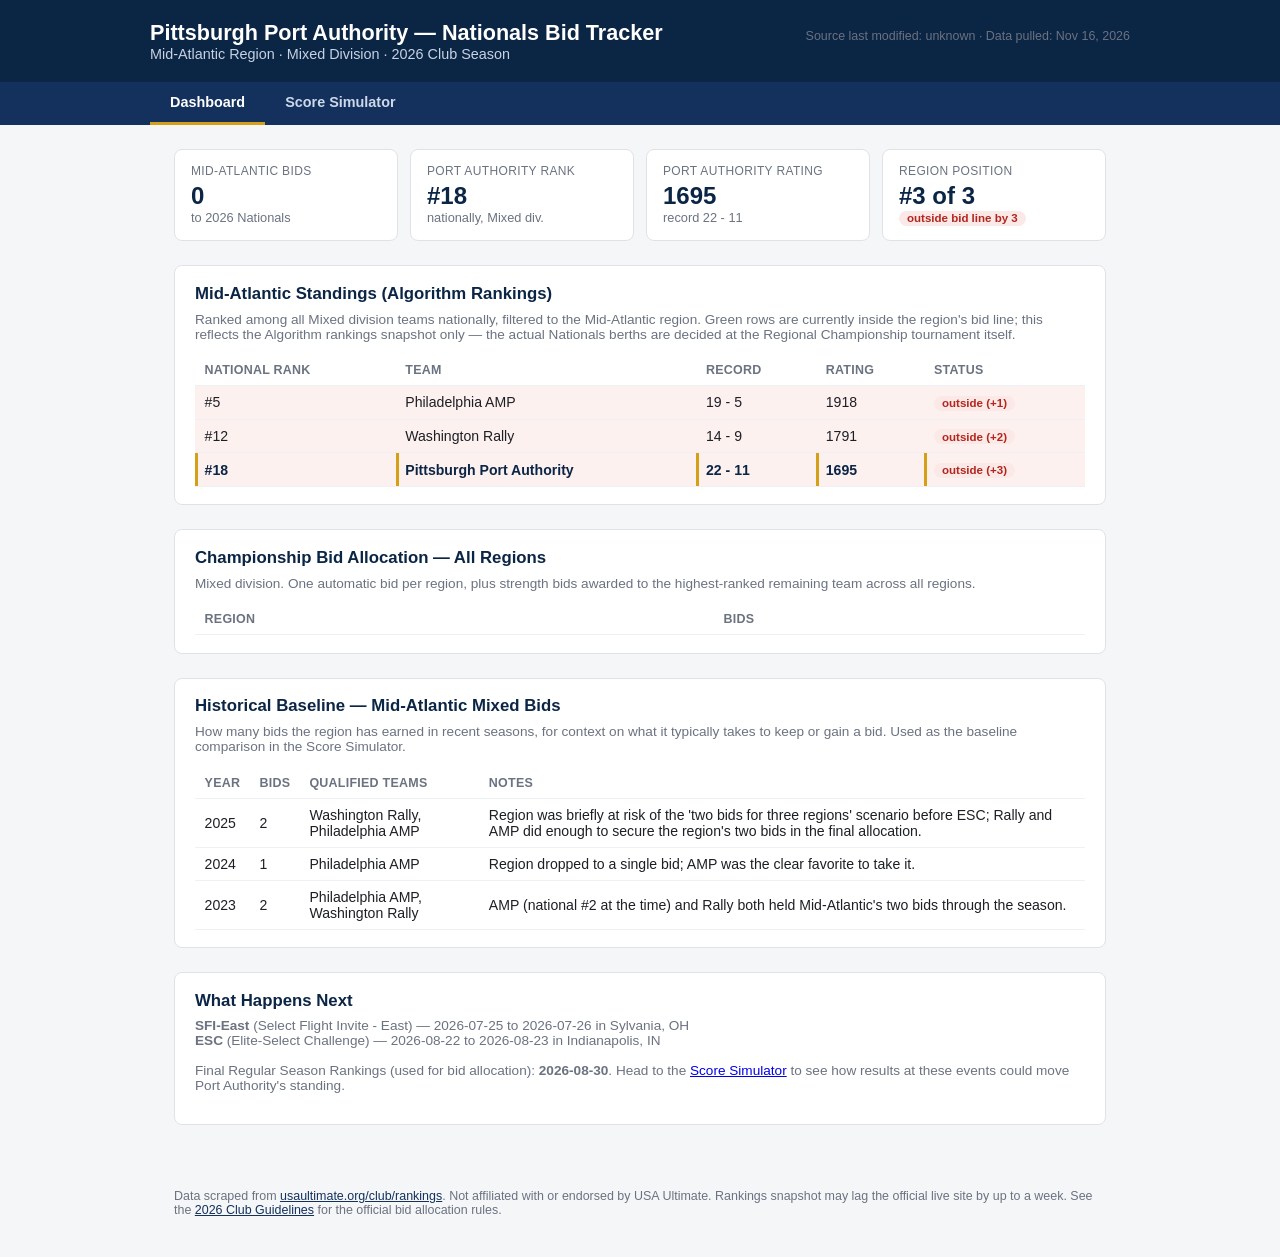
<file: index.html>
<!DOCTYPE html>
<html lang="en">
<head>
<meta charset="UTF-8">
<meta name="viewport" content="width=device-width, initial-scale=1.0">
<title>Port Authority Bid Tracker &mdash; Mid-Atlantic Mixed</title>
<link rel="stylesheet" href="css/style.css">
</head>
<body>

<header class="site-header">
  <div class="header-inner">
    <div>
      <h1>Pittsburgh Port Authority &mdash; Nationals Bid Tracker</h1>
      <div class="subtitle">Mid-Atlantic Region &middot; Mixed Division &middot; 2026 Club Season</div>
    </div>
    <div class="freshness" id="freshness">Loading data&hellip;</div>
  </div>
</header>

<nav class="tabs">
  <div class="tabs-inner">
    <a href="index.html" class="active">Dashboard</a>
    <a href="simulator.html">Score Simulator</a>
  </div>
</nav>

<main>

  <div class="cards" id="summary-cards">
    <div class="card">
      <div class="label">Mid-Atlantic Bids</div>
      <div class="value" id="card-bids">&ndash;</div>
      <div class="sub">to 2026 Nationals</div>
    </div>
    <div class="card">
      <div class="label">Port Authority Rank</div>
      <div class="value" id="card-rank">&ndash;</div>
      <div class="sub" id="card-rank-sub">nationally, Mixed div.</div>
    </div>
    <div class="card">
      <div class="label">Port Authority Rating</div>
      <div class="value" id="card-rating">&ndash;</div>
      <div class="sub" id="card-record">record &ndash;</div>
    </div>
    <div class="card">
      <div class="label">Region Position</div>
      <div class="value" id="card-position">&ndash;</div>
      <div class="sub" id="card-position-sub">vs. bid line</div>
    </div>
  </div>

  <section class="panel">
    <h2>Mid-Atlantic Standings (Algorithm Rankings)</h2>
    <p class="panel-note">Ranked among all Mixed division teams nationally, filtered to the Mid-Atlantic region. Green rows are currently inside the region's bid line; this reflects the Algorithm rankings snapshot only &mdash; the actual Nationals berths are decided at the Regional Championship tournament itself.</p>
    <table id="region-table">
      <thead>
        <tr>
          <th>National Rank</th>
          <th>Team</th>
          <th>Record</th>
          <th>Rating</th>
          <th>Status</th>
        </tr>
      </thead>
      <tbody></tbody>
    </table>
  </section>

  <section class="panel">
    <h2>Championship Bid Allocation &mdash; All Regions</h2>
    <p class="panel-note">Mixed division. One automatic bid per region, plus strength bids awarded to the highest-ranked remaining team across all regions.</p>
    <table id="bid-table">
      <thead>
        <tr><th>Region</th><th>Bids</th></tr>
      </thead>
      <tbody></tbody>
    </table>
  </section>

  <section class="panel">
    <h2>Historical Baseline &mdash; Mid-Atlantic Mixed Bids</h2>
    <p class="panel-note">How many bids the region has earned in recent seasons, for context on what it typically takes to keep or gain a bid. Used as the baseline comparison in the Score Simulator.</p>
    <table id="history-table">
      <thead>
        <tr><th>Year</th><th>Bids</th><th>Qualified Teams</th><th>Notes</th></tr>
      </thead>
      <tbody></tbody>
    </table>
  </section>

  <section class="panel">
    <h2>What Happens Next</h2>
    <p class="panel-note" id="next-tournaments">Loading&hellip;</p>
  </section>

</main>

<footer>
  Data scraped from <a href="https://usaultimate.org/club/rankings/" target="_blank" rel="noopener">usaultimate.org/club/rankings</a>.
  Not affiliated with or endorsed by USA Ultimate. Rankings snapshot may lag the official live site by up to a week.
  See the <a href="https://usaultimate.org/club/2026-club-guidelines/" target="_blank" rel="noopener">2026 Club Guidelines</a> for the official bid allocation rules.
</footer>

<script src="js/main.js"></script>
</body>
</html>
</file>
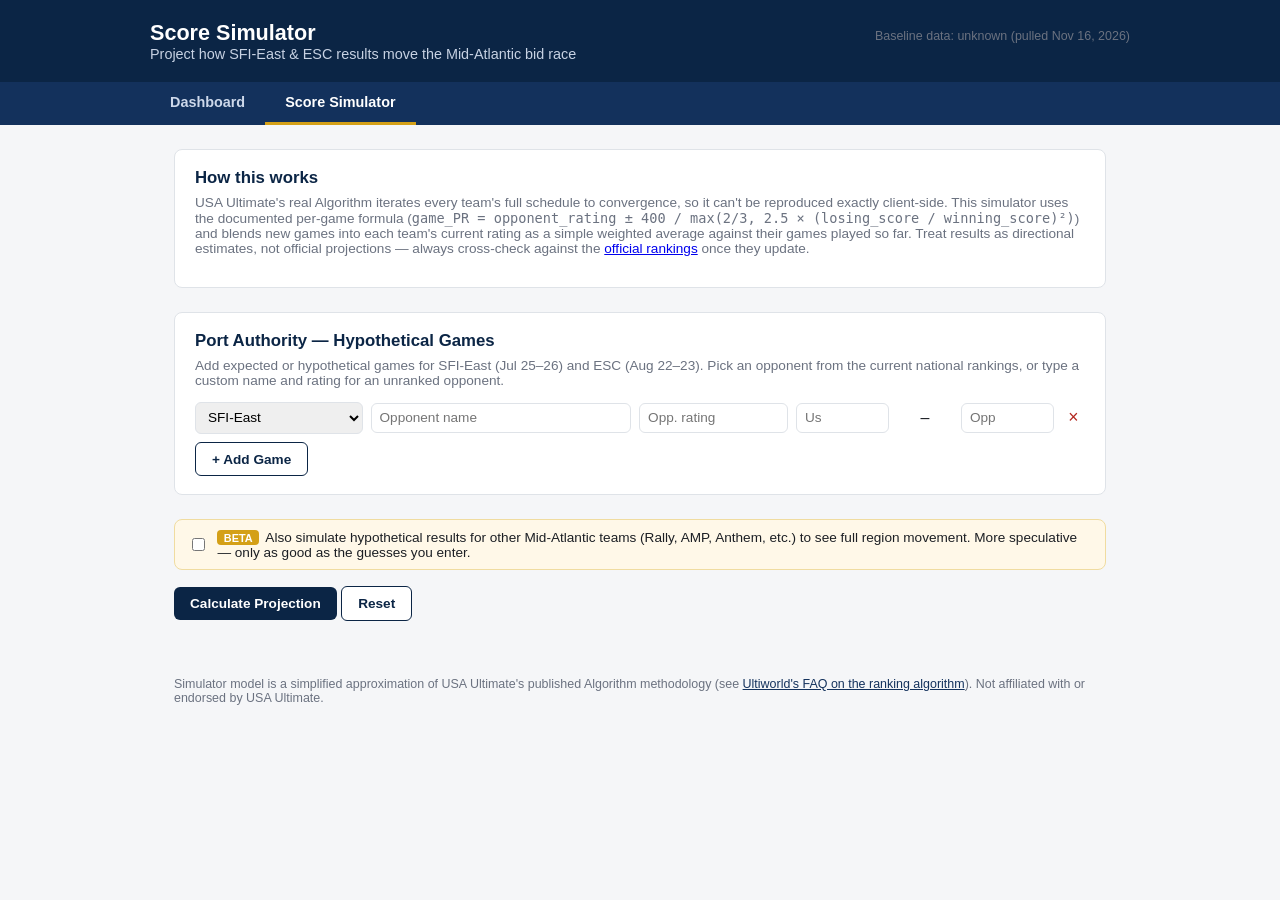
<file: simulator.html>
<!DOCTYPE html>
<html lang="en">
<head>
<meta charset="UTF-8">
<meta name="viewport" content="width=device-width, initial-scale=1.0">
<title>Score Simulator &mdash; Port Authority Bid Tracker</title>
<link rel="stylesheet" href="css/style.css">
</head>
<body>

<header class="site-header">
  <div class="header-inner">
    <div>
      <h1>Score Simulator</h1>
      <div class="subtitle">Project how SFI-East &amp; ESC results move the Mid-Atlantic bid race</div>
    </div>
    <div class="freshness" id="freshness">Loading data&hellip;</div>
  </div>
</header>

<nav class="tabs">
  <div class="tabs-inner">
    <a href="index.html">Dashboard</a>
    <a href="simulator.html" class="active">Score Simulator</a>
  </div>
</nav>

<main>

  <section class="panel">
    <h2>How this works</h2>
    <p class="panel-note">
      USA Ultimate's real Algorithm iterates every team's full schedule to convergence, so it can't be reproduced exactly client-side.
      This simulator uses the documented per-game formula
      (<code>game_PR = opponent_rating &plusmn; 400 / max(2/3, 2.5 &times; (losing_score / winning_score)&sup2;)</code>)
      and blends new games into each team's current rating as a simple weighted average against their games played so far.
      Treat results as directional estimates, not official projections &mdash; always cross-check against the
      <a href="https://usaultimate.org/club/rankings/" target="_blank" rel="noopener">official rankings</a> once they update.
    </p>
  </section>

  <section class="panel">
    <h2>Port Authority &mdash; Hypothetical Games</h2>
    <p class="panel-note">Add expected or hypothetical games for SFI-East (Jul 25&ndash;26) and ESC (Aug 22&ndash;23). Pick an opponent from the current national rankings, or type a custom name and rating for an unranked opponent.</p>
    <div id="pa-games"></div>
    <button class="secondary" id="add-pa-game">+ Add Game</button>
  </section>

  <div class="toggle-row">
    <input type="checkbox" id="beta-toggle">
    <label for="beta-toggle"><span class="beta-tag">BETA</span>Also simulate hypothetical results for other Mid-Atlantic teams (Rally, AMP, Anthem, etc.) to see full region movement. More speculative &mdash; only as good as the guesses you enter.</label>
  </div>

  <section class="panel" id="beta-panel" style="display:none;">
    <h2>Other Mid-Atlantic Teams &mdash; Hypothetical Games <span class="beta-tag">BETA</span></h2>
    <p class="panel-note">Leave a team with no games added and its rating stays at the last scraped snapshot.</p>
    <div id="rival-games"></div>
  </section>

  <div style="margin: 1rem 0;">
    <button class="primary" id="calculate">Calculate Projection</button>
    <button class="secondary" id="reset">Reset</button>
  </div>

  <section class="panel" id="results-panel" style="display:none;">
    <h2>Projected Standing</h2>
    <div class="cards">
      <div class="card">
        <div class="label">Projected Rating</div>
        <div class="value" id="res-rating">&ndash;</div>
        <div class="sub" id="res-rating-delta"></div>
      </div>
      <div class="card">
        <div class="label">Projected Region Position</div>
        <div class="value" id="res-position">&ndash;</div>
        <div class="sub" id="res-position-sub"></div>
      </div>
    </div>

    <table id="projected-table">
      <thead>
        <tr><th>Team</th><th>Rating</th><th>Games Added</th><th>Status</th></tr>
      </thead>
      <tbody></tbody>
    </table>

    <div class="result-box" id="baseline-note"></div>
  </section>

  <datalist id="team-options"></datalist>

</main>

<footer>
  Simulator model is a simplified approximation of USA Ultimate's published Algorithm methodology
  (see <a href="https://ultiworld.com/2015/04/01/faq-about-the-usa-ultimate-college-rankings-and-algorithm/" target="_blank" rel="noopener">Ultiworld's FAQ on the ranking algorithm</a>).
  Not affiliated with or endorsed by USA Ultimate.
</footer>

<script src="js/simulator.js"></script>
</body>
</html>
</file>
<file: css/style.css>
:root {
  --navy: #0b2545;
  --navy-light: #13315c;
  --gold: #d4a017;
  --bg: #f5f6f8;
  --card: #ffffff;
  --border: #dfe3e8;
  --text: #1c1f24;
  --muted: #6b7280;
  --good: #1a7f37;
  --bad: #b3261e;
  --line: #eef0f3;
}

* { box-sizing: border-box; }

body {
  margin: 0;
  font-family: -apple-system, BlinkMacSystemFont, "Segoe UI", Roboto, Helvetica, Arial, sans-serif;
  background: var(--bg);
  color: var(--text);
}

header.site-header {
  background: var(--navy);
  color: white;
  padding: 1.25rem 1.5rem;
}

header.site-header .header-inner {
  max-width: 980px;
  margin: 0 auto;
  display: flex;
  flex-wrap: wrap;
  align-items: baseline;
  justify-content: space-between;
  gap: 0.5rem;
}

header.site-header h1 {
  margin: 0;
  font-size: 1.35rem;
}

header.site-header .subtitle {
  color: #c7d2e3;
  font-size: 0.9rem;
}

nav.tabs {
  background: var(--navy-light);
}

nav.tabs .tabs-inner {
  max-width: 980px;
  margin: 0 auto;
  display: flex;
}

nav.tabs a {
  color: #cdd8ea;
  text-decoration: none;
  padding: 0.75rem 1.25rem;
  font-size: 0.9rem;
  font-weight: 600;
  border-bottom: 3px solid transparent;
}

nav.tabs a.active,
nav.tabs a:hover {
  color: white;
  border-bottom-color: var(--gold);
}

main {
  max-width: 980px;
  margin: 0 auto;
  padding: 1.5rem;
}

.cards {
  display: grid;
  grid-template-columns: repeat(auto-fit, minmax(180px, 1fr));
  gap: 0.75rem;
  margin-bottom: 1.5rem;
}

.card {
  background: var(--card);
  border: 1px solid var(--border);
  border-radius: 8px;
  padding: 0.9rem 1rem;
}

.card .label {
  font-size: 0.75rem;
  text-transform: uppercase;
  letter-spacing: 0.03em;
  color: var(--muted);
  margin-bottom: 0.25rem;
}

.card .value {
  font-size: 1.5rem;
  font-weight: 700;
  color: var(--navy);
}

.card .sub {
  font-size: 0.8rem;
  color: var(--muted);
}

section.panel {
  background: var(--card);
  border: 1px solid var(--border);
  border-radius: 8px;
  padding: 1.1rem 1.25rem;
  margin-bottom: 1.5rem;
}

section.panel h2 {
  margin-top: 0;
  font-size: 1.05rem;
  color: var(--navy);
}

section.panel p.panel-note {
  color: var(--muted);
  font-size: 0.85rem;
  margin-top: -0.4rem;
}

table {
  width: 100%;
  border-collapse: collapse;
  font-size: 0.88rem;
}

th, td {
  text-align: left;
  padding: 0.5rem 0.6rem;
  border-bottom: 1px solid var(--line);
}

th {
  color: var(--muted);
  font-weight: 600;
  font-size: 0.78rem;
  text-transform: uppercase;
  letter-spacing: 0.02em;
}

tr.on-bid-line {
  background: #eef8f0;
}

tr.off-bid-line {
  background: #fdf1f0;
}

tr.highlight-team td {
  font-weight: 700;
  color: var(--navy);
  box-shadow: inset 3px 0 0 var(--gold);
}

.badge {
  display: inline-block;
  padding: 0.1rem 0.5rem;
  border-radius: 999px;
  font-size: 0.72rem;
  font-weight: 700;
}

.badge.good {
  background: #e3f5e6;
  color: var(--good);
}

.badge.bad {
  background: #fbe9e7;
  color: var(--bad);
}

.badge.neutral {
  background: #eef0f3;
  color: var(--muted);
}

footer {
  max-width: 980px;
  margin: 0 auto;
  padding: 1rem 1.5rem 2.5rem;
  color: var(--muted);
  font-size: 0.78rem;
}

footer a { color: var(--navy-light); }

.freshness {
  font-size: 0.78rem;
  color: var(--muted);
}

/* Simulator specific */
.game-row {
  display: grid;
  grid-template-columns: 0.9fr 1.4fr 0.8fr 0.5fr 0.3fr 0.5fr auto;
  gap: 0.5rem;
  align-items: center;
  margin-bottom: 0.5rem;
}

.game-row select,
.game-row input {
  width: 100%;
  padding: 0.4rem 0.5rem;
  border: 1px solid var(--border);
  border-radius: 6px;
  font-size: 0.85rem;
}

.game-row button.remove {
  background: none;
  border: none;
  color: var(--bad);
  cursor: pointer;
  font-size: 1.1rem;
  padding: 0 0.4rem;
}

button.primary {
  background: var(--navy);
  color: white;
  border: none;
  padding: 0.55rem 1rem;
  border-radius: 6px;
  font-size: 0.85rem;
  font-weight: 600;
  cursor: pointer;
}

button.secondary {
  background: white;
  color: var(--navy);
  border: 1px solid var(--navy);
  padding: 0.55rem 1rem;
  border-radius: 6px;
  font-size: 0.85rem;
  font-weight: 600;
  cursor: pointer;
}

.toggle-row {
  display: flex;
  align-items: center;
  gap: 0.6rem;
  margin: 0.75rem 0 1rem;
  padding: 0.6rem 0.8rem;
  background: #fff8e8;
  border: 1px solid #f0dca0;
  border-radius: 8px;
}

.toggle-row label {
  font-size: 0.85rem;
  cursor: pointer;
}

.toggle-row .beta-tag {
  background: var(--gold);
  color: white;
  font-size: 0.68rem;
  font-weight: 700;
  padding: 0.1rem 0.4rem;
  border-radius: 4px;
  margin-right: 0.4rem;
}

.field-hint {
  font-size: 0.75rem;
  color: var(--muted);
  margin-top: 0.25rem;
}

.result-box {
  border: 1px solid var(--border);
  border-radius: 8px;
  padding: 1rem;
  margin-top: 1rem;
}

.result-box .delta.up { color: var(--good); }
.result-box .delta.down { color: var(--bad); }

@media (max-width: 640px) {
  .game-row {
    grid-template-columns: 1fr 1fr;
  }
  .game-row select.tournament {
    grid-column: 1 / -1;
  }
}
</file>
